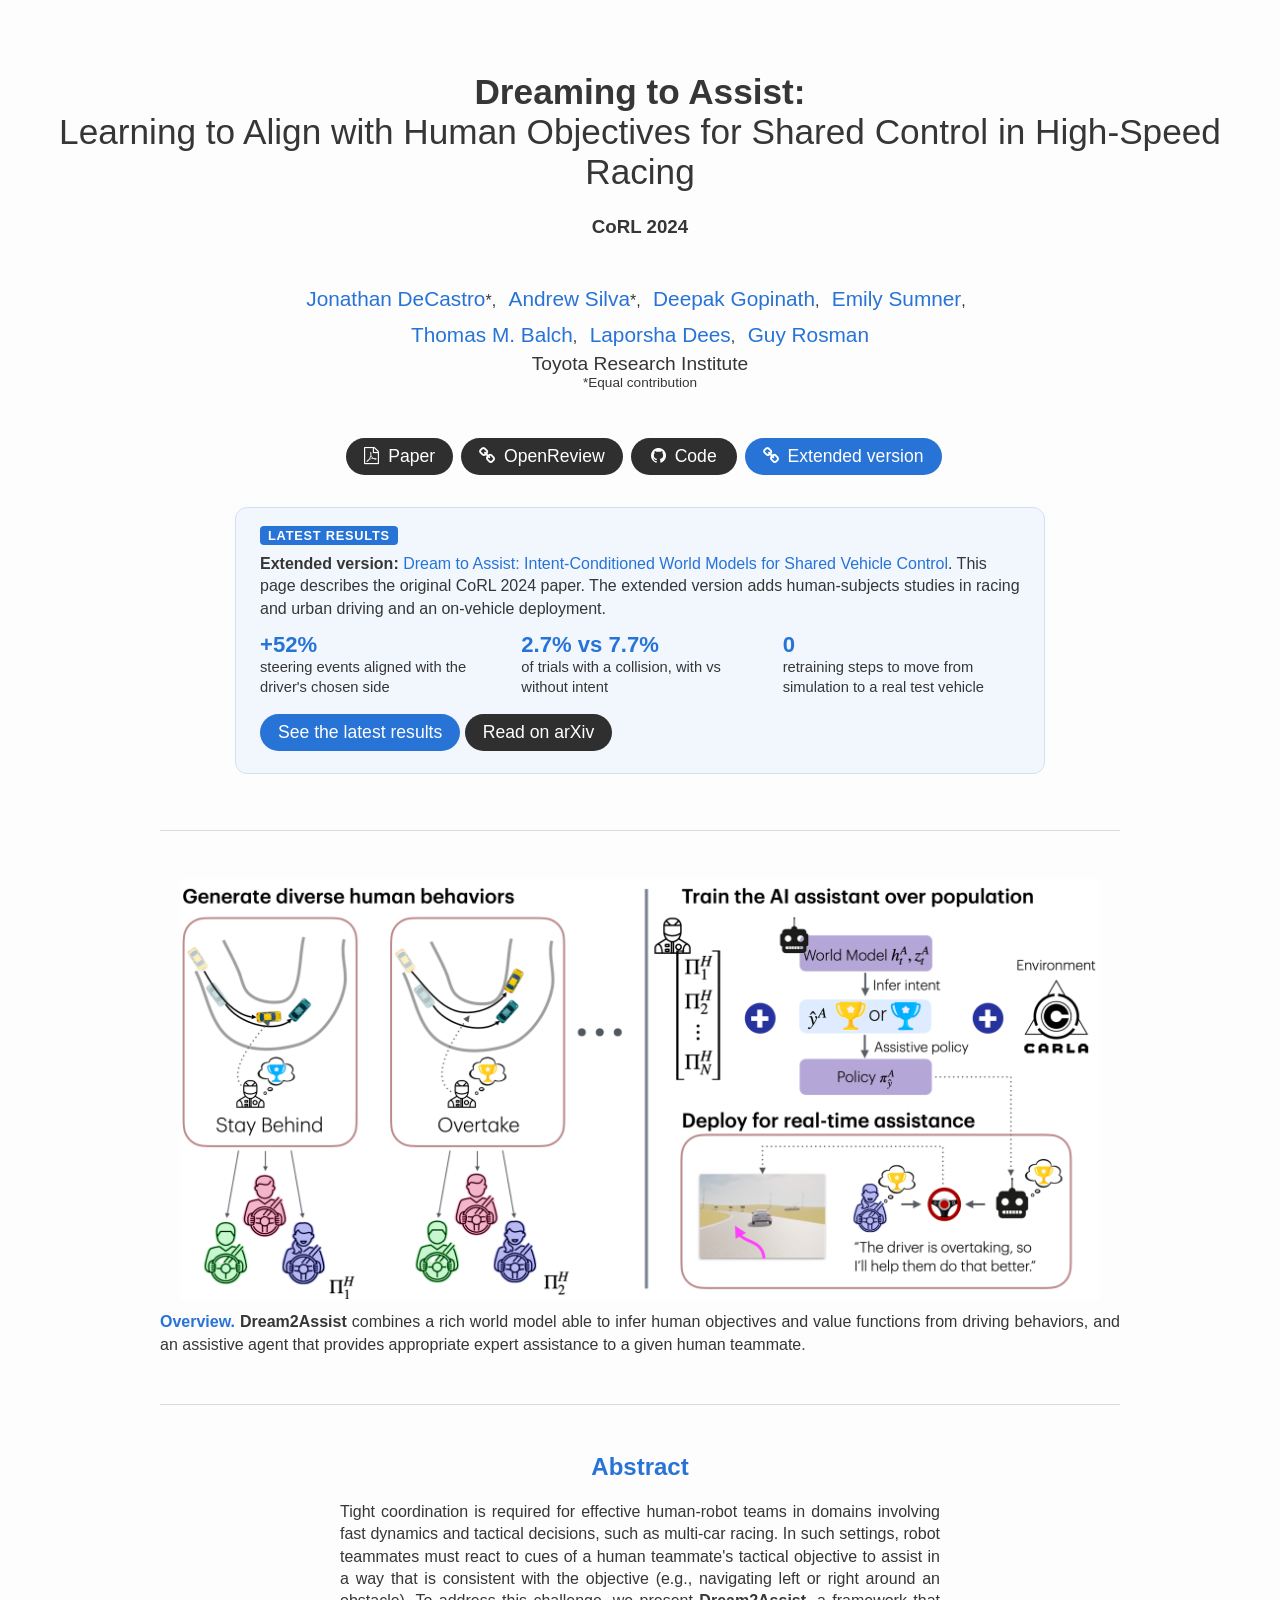
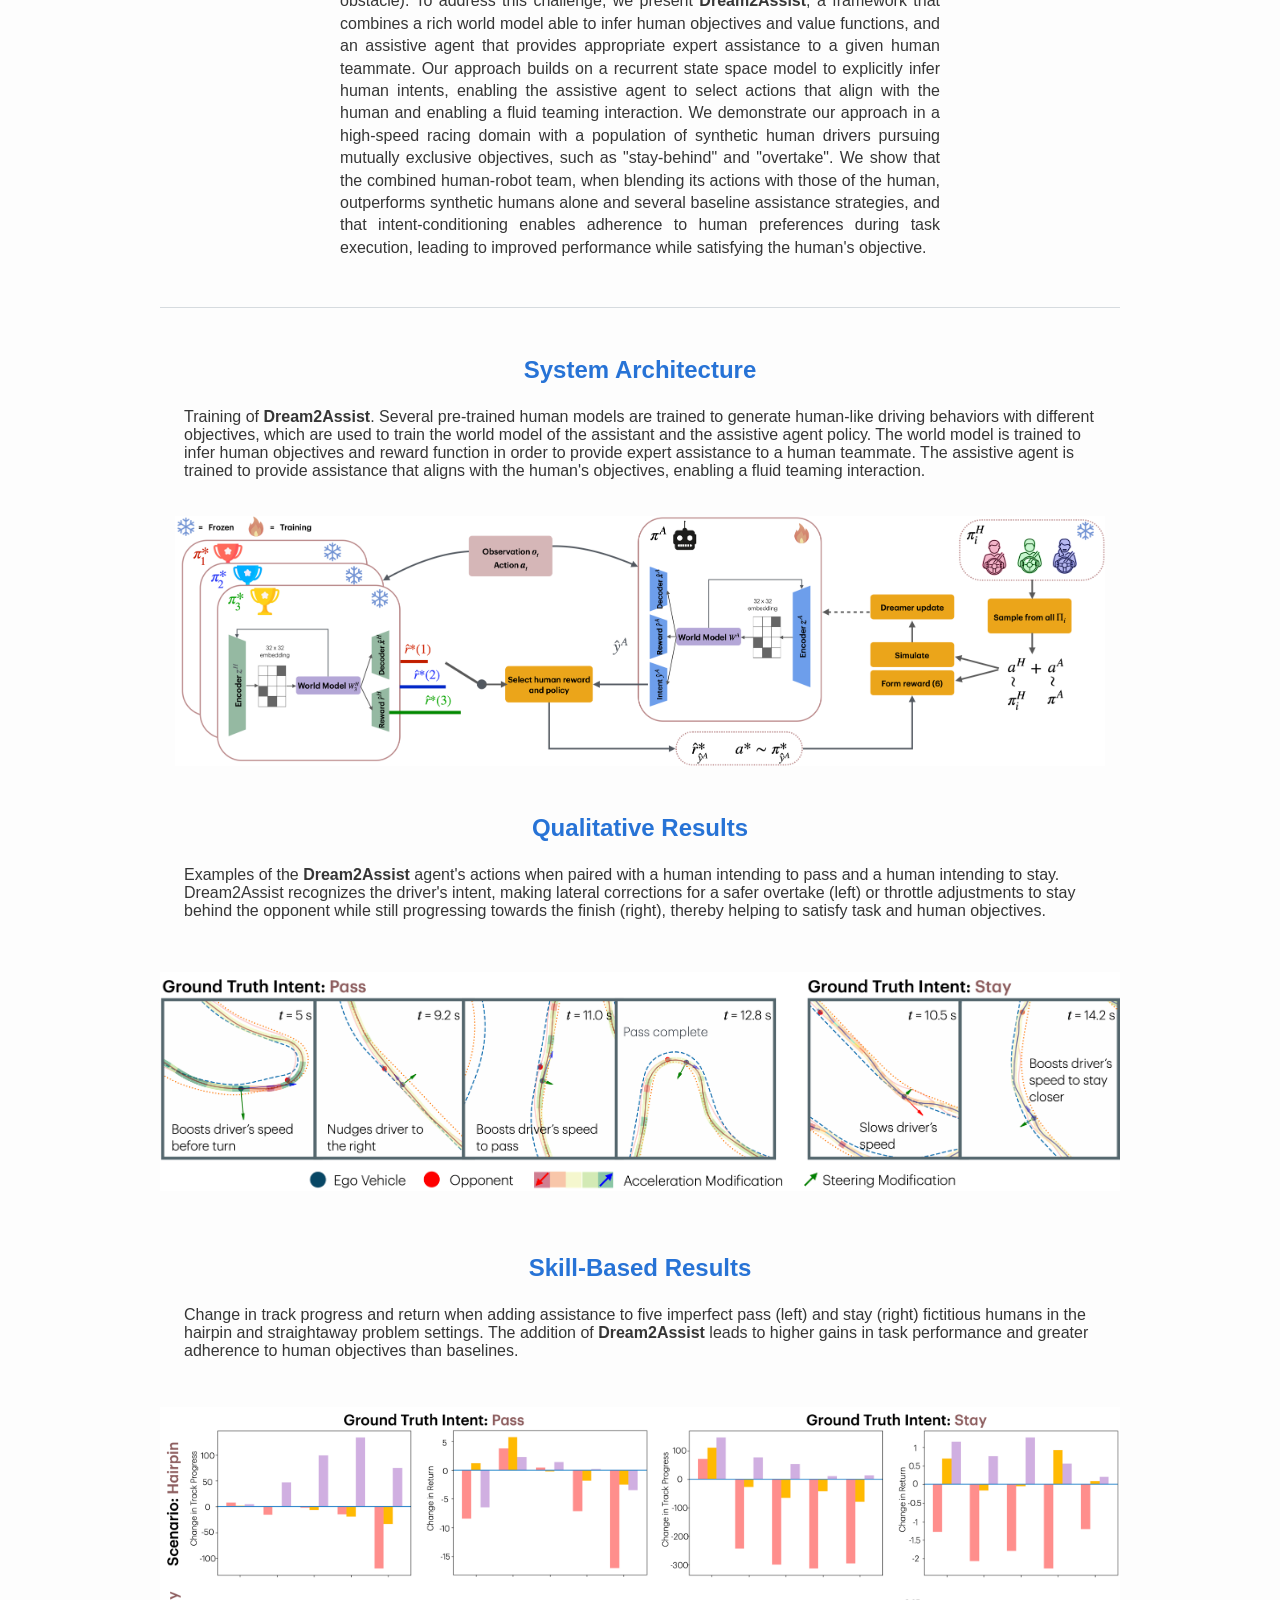
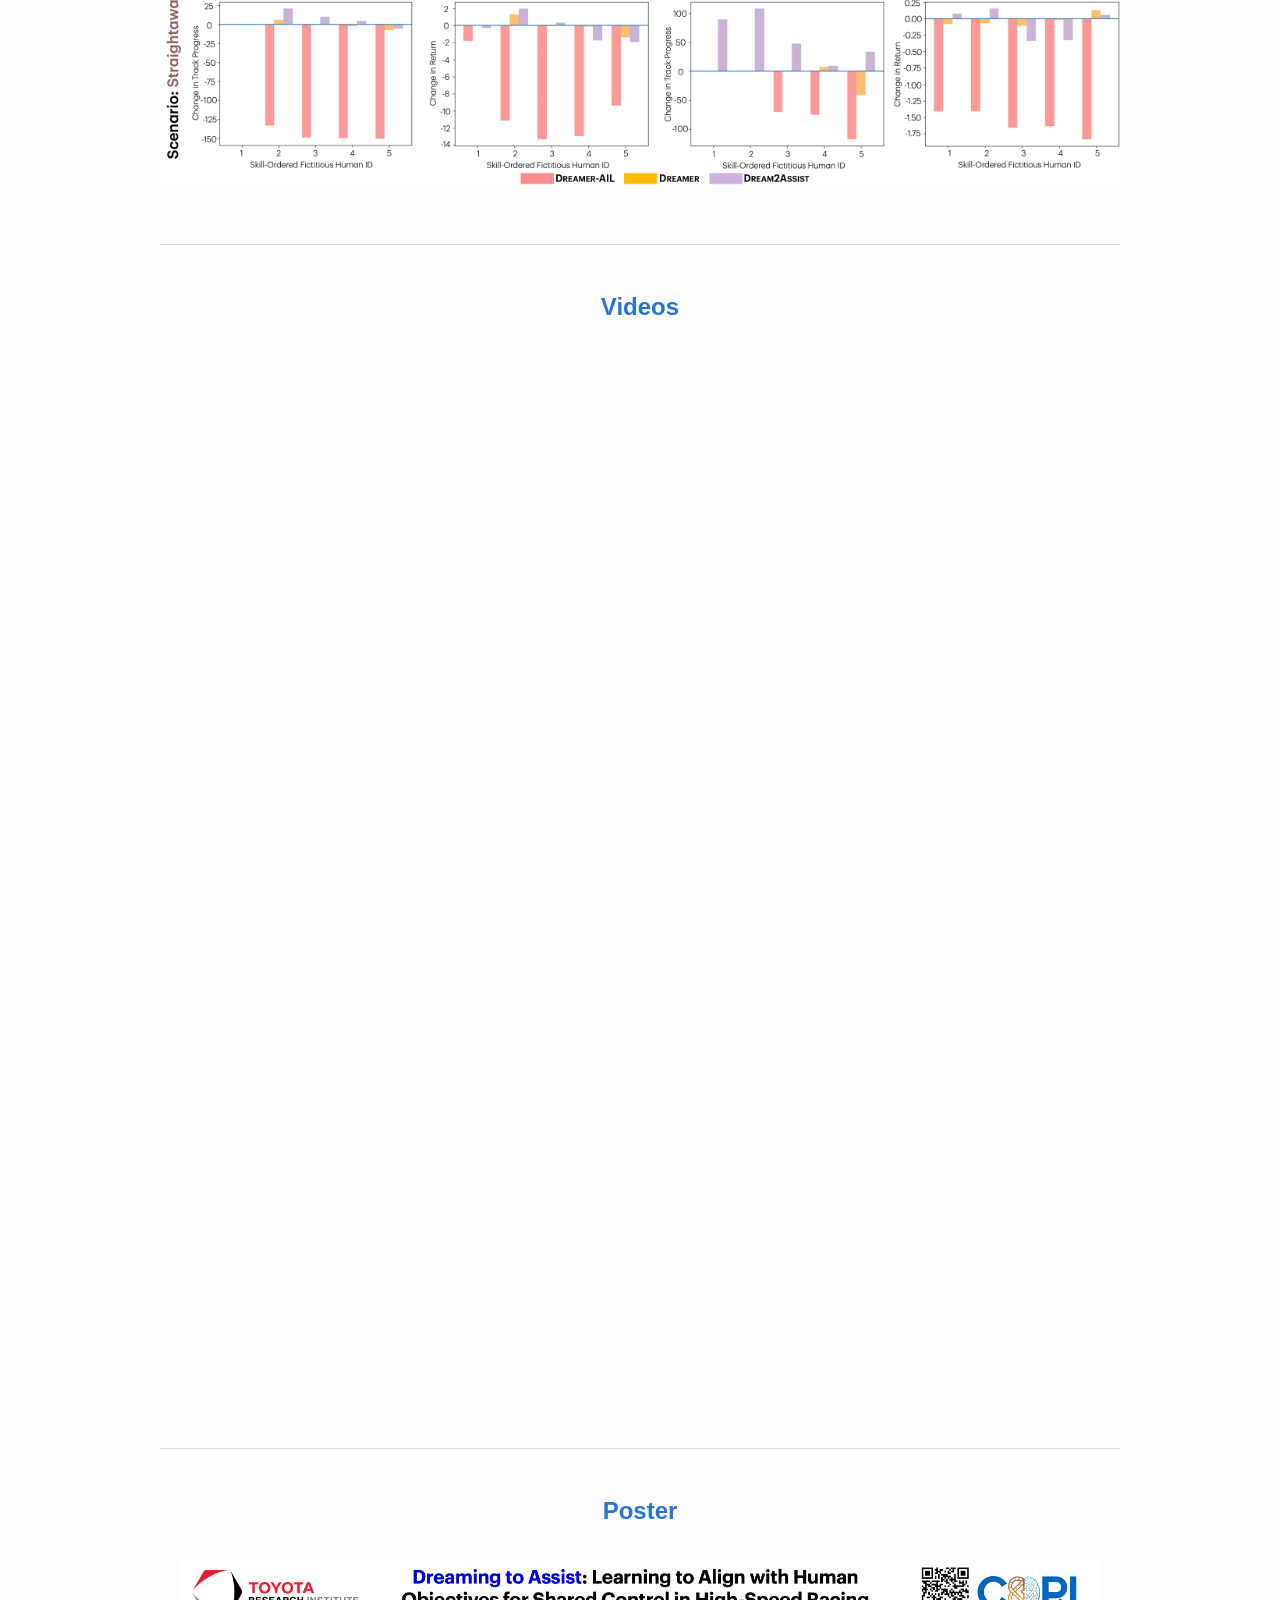
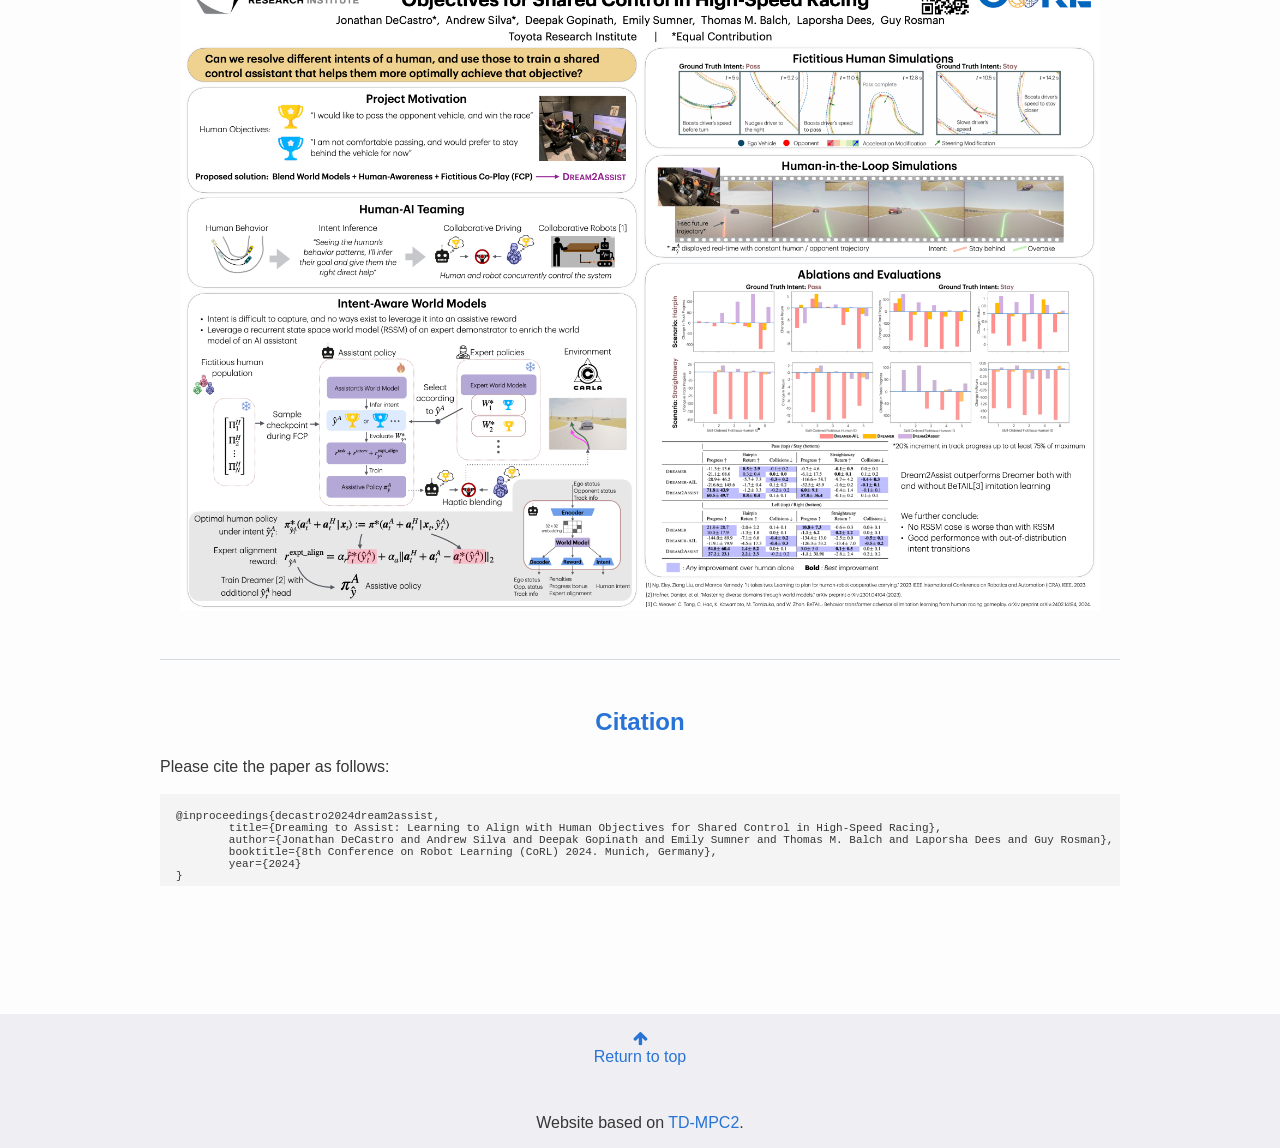
<file: index.html>
<!DOCTYPE html>
<html lang="en">
<head>
	<meta charset="utf-8">
	<meta name="viewport" content="width=device-width, initial-scale=1">
	<title>Dream2Assist</title>
	<meta property="og:title" content="Dream2Assist">
	<meta name="description" content="Dreaming to Assist: Learning to Align with Human Objectives for Shared Control in High-Speed Racing (CoRL 2024), with a link to the extended version.">
	<meta property="og:description" content="Dreaming to Assist: Learning to Align with Human Objectives for Shared Control in High-Speed Racing">
	<meta property="og:type" content="website">
	<meta property="og:url" content="https://dream2assist.github.io/">
	<meta property="og:image" content="https://dream2assist.github.io/figures/sdm_high_level.png">
	<meta name="twitter:card" content="summary_large_image">
	<link rel="stylesheet" href="style.css?v=2">
	<link rel="stylesheet" href="https://fonts.googleapis.com/css?family=Google+Sans|Noto+Sans|Castoro">
	<link rel="stylesheet" href="https://cdnjs.cloudflare.com/ajax/libs/font-awesome/4.7.0/css/font-awesome.min.css">
	<script type="text/javascript">
		function toggle(id) {
			var e = document.getElementById(id);
			if(e.style.display == 'block')
				e.style.display = 'none';
			else
				e.style.display = 'block';
		}
	</script>
</head>
<body>
<div class="header" id="top">
	<h1><span class="bold">Dreaming to Assist:</span><br/>Learning to Align with Human Objectives for Shared Control in High-Speed Racing</h1>
	<h3><a href="https://openreview.net/forum?id=adf3pO9baG" class="bold default-color">CoRL 2024</a></h3>
	<table class="authors">
		<tbody>
			<tr>
				<td>
					<h4>
						<a href="https://jadecastro.github.io" class="nobreak">Jonathan DeCastro</a>&ast;,&ensp;
						<a href="https://www.andrew-silva.com/" class="nobreak">Andrew Silva</a>&ast;,&ensp;
						<a href="https://scholar.google.com/citations?user=qqMpCwYAAAAJ&hl=en" class="nobreak">Deepak Gopinath</a>,&ensp;
						<a href="https://scholar.google.com/citations?user=tsjvcusAAAAJ&hl=en&oi=sra" class="nobreak">Emily Sumner</a>,&ensp;
						<a href="https://scholar.google.com/citations?user=pBbSdFQAAAAJ&hl=en&oi=sra" class="nobreak">Thomas M. Balch</a>,&ensp;
						<a class="nobreak">Laporsha Dees</a>,&ensp;
						<a href="https://scholar.google.com/citations?user=aQeTAr4AAAAJ&hl=en" class="nobreak">Guy Rosman</a><br/>
						<span class="authors-affiliation">Toyota Research Institute</span>
						<span class="authors-affiliation" style="font-size: 0.85em;">&ast;Equal contribution</span>
					</h4>
				</td>
			</tr>
		</tbody>
	</table>
	<div class="links">
		<a href="https://arxiv.org/abs/2410.10062" class="btn"><i class="fa">&#xf1c1;</i>&ensp;Paper</a><a href="https://openreview.net/forum?id=adf3pO9baG" class="btn"><i class="fa fa-link"></i>&ensp;OpenReview</a><a href="https://github.com/ToyotaResearchInstitute/dream2assist" class="btn"><i class="fa fa-github"></i>&ensp;Code</a><a href="extended/" class="btn btn-blue"><i class="fa fa-link"></i>&ensp;Extended version</a>
	</div>
	<div class="latest">
		<div class="latest-tag">Latest results</div>
		<p><span class="bold">Extended version:</span> <a href="extended/">Dream to Assist: Intent-Conditioned World Models for Shared Vehicle Control</a>. This page describes the original CoRL 2024 paper. The extended version adds human-subjects studies in racing and urban driving and an on-vehicle deployment.</p>
		<ul class="latest-stats">
			<li><span class="n">+52%</span> steering events aligned with the driver's chosen side</li>
			<li><span class="n">2.7% vs 7.7%</span> of trials with a collision, with vs without intent</li>
			<li><span class="n">0</span> retraining steps to move from simulation to a real test vehicle</li>
		</ul>
		<a href="extended/" class="btn btn-blue">See the latest results</a> <a href="https://arxiv.org/abs/2610.34650" class="btn">Read on arXiv</a>
	</div>
</div>
<div class="content">
	<div class="hr"></div>
	<div class="figure" role="img" aria-label="Overview of Dream2Assist: a world model that infers human objectives and an assistive agent that helps the human teammate" style="height: 420px; background-image: url(figures/sdm_high_level.png);"></div>
	<div style="margin: auto; margin-top: -24px;">
		<p>
			<span class="bold blue">Overview.</span> <span class="bold">Dream2Assist</span> combines a rich world model able to infer human objectives and value functions from driving behaviors, and an assistive agent that provides appropriate expert assistance to a given human teammate.
		</p>
	</div>
	<div class="hr"></div>
	<div>
		<h2>Abstract</h2>
		<p class="abstract">
			Tight coordination is required for effective human-robot teams in domains involving fast dynamics and tactical decisions, such as multi-car racing. In such settings, robot teammates must react to cues of a human teammate's tactical objective to assist in a way that is consistent with the objective (e.g., navigating left or right around an obstacle). To address this challenge, we present <span class="bold">Dream2Assist</span>, a framework that combines a rich world model able to infer human objectives and value functions, and an assistive agent that provides appropriate expert assistance to a given human teammate. Our approach builds on a recurrent state space model to explicitly infer human intents, enabling the assistive agent to select actions that align with the human and enabling a fluid teaming interaction. We demonstrate our approach in a high-speed racing domain with a population of synthetic human drivers pursuing mutually exclusive objectives, such as "stay-behind" and "overtake". We show that the combined human-robot team, when blending its actions with those of the human, outperforms synthetic humans alone and several baseline assistance strategies, and that intent-conditioning enables adherence to human preferences during task execution, leading to improved performance while satisfying the human's objective.
		</p>
	</div>
	<div class="hr"></div>
	<div>
		<h2>System Architecture</h2>
		<div class="figure-caption">
			Training of <span class="bold">Dream2Assist</span>. Several pre-trained human models are trained to generate human-like driving behaviors with different objectives, which are used to train the world model of the assistant and the assistive agent policy.  The world model is trained to infer human objectives and reward function in order to provide expert assistance to a human teammate. The assistive agent is trained to provide assistance that aligns with the human's objectives, enabling a fluid teaming interaction.
		</div>
		<div class="figure" role="img" aria-label="Training of Dream2Assist: pre-trained human models train the assistant world model and the assistive policy" style="height: 250px; background-image: url(figures/ai_update_horiz.png);"></div>
	</div>
	<div>
		<h2>Qualitative Results</h2>
		<div class="figure-caption">
			Examples of the <span class="bold">Dream2Assist</span> agent's actions when paired with a human intending to pass and a human intending to stay. Dream2Assist recognizes the driver's intent, making lateral corrections for a safer overtake (left) or throttle adjustments to stay behind the opponent while still progressing towards the finish (right), thereby helping to satisfy task and human objectives.
		</div>
		<div class="figure" role="img" aria-label="Examples of the assistant helping a human who intends to pass, and a human who intends to stay behind" style="height: 250px; background-image: url(figures/pass_stay_qualitative.png);"></div>
	</div>
	<div>
		<h2>Skill-Based Results</h2>
		<div class="figure-caption">
			Change in track progress and return when adding assistance to five imperfect pass (left) and stay (right) fictitious humans in the hairpin and straightaway problem settings. The addition of <span class="bold">Dream2Assist</span> leads to higher gains in task performance and greater adherence to human objectives than baselines.
		</div>
		<div class="figure" role="img" aria-label="Bar charts of change in track progress and return with assistance, for pass and stay humans on the hairpin and straightaway" style="height: 400px; background-image: url(figures/pass_stay_bars_straight_hairpin.png);"></div>
	</div>
	<div class="hr"></div>
	<div>
		<h2>Videos</h2>
		<div class="section" style=" text-align: left">
			<div class="body">
				<div class="video-container" style="position: relative; padding-top: 2%; margin: 0pt auto; text-align: center;">
		<iframe class="yt" src="https://www.youtube.com/embed/PVugoxqX5Co" title="Dream2Assist video 1" loading="lazy"
				frameborder="0" allow="accelerometer; autoplay; clipboard-write; encrypted-media; gyroscope; picture-in-picture"
				allowfullscreen></iframe>
				</div>
			</div>
		</div>
		<div class="section" style=" text-align: left">
			<div class="body">
				<div class="video-container" style="position: relative; padding-top: 2%; margin: 0pt auto; text-align: center;">
		<iframe class="yt" src="https://www.youtube.com/embed/IpjMIC4NtLU" title="Dream2Assist video 2" loading="lazy"
				frameborder="0" allow="accelerometer; autoplay; clipboard-write; encrypted-media; gyroscope; picture-in-picture"
				allowfullscreen></iframe>
				</div>
			</div>
		</div>
	</div>
	<div class="hr"></div>
	<div>
		<h2>Poster</h2>
		<div class="expandable-figure" role="img" aria-label="CoRL 2024 poster for Dream2Assist" style="height: 650px; background-image: url(figures/DeCastro_poster_CoRL.png);"></div>
	</div>
	<div class="hr"></div>
	<div style="padding-bottom: 64px; text-align: center;">
		<h2>Citation</h2>
		<p>
			Please cite the paper as follows:
		</p>
		<div id="bibtex-text" class="bibtexsection" onClick="window.getSelection().selectAllChildren(document.getElementById('bibtex-text'));">
@inproceedings{decastro2024dream2assist,
	title={Dreaming to Assist: Learning to Align with Human Objectives for Shared Control in High-Speed Racing}, 
	author={Jonathan DeCastro and Andrew Silva and Deepak Gopinath and Emily Sumner and Thomas M. Balch and Laporsha Dees and Guy Rosman},
	booktitle={8th Conference on Robot Learning (CoRL) 2024. Munich, Germany},
	year={2024}
} </div>
	</div>
</div>

<footer>
<a href="#top"><i class="fa fa-arrow-up"></i><br/>Return to top</a>
<div style="padding-top: 48px;">
	<span>Website based on <a href="https://www.tdmpc2.com/">TD-MPC2</a>.</span>
</div>
</footer>
</body>
</html>
</file>
<file: style.css>
body {background-color: #fdfdfd; color: rgb(54, 54, 54); margin: 0; font-size: 1em;}
h1, h2, h3, h4, h5 {text-align: center;}
h1 {margin-bottom: 24px; font-size: 2.2em;}
h2 {margin-top: 48px; font-weight: bold !important;}
h1, h2, h3, h4, h5, a, p, span, body {font-weight: normal; font-family: "Google Sans", sans-serif;}
.header {background-color: #fdfdfd; width: 100%; padding-top: 48px; padding-bottom: 8px;}
.header-menu {background-color: #efeff3; width: 100%; padding: 16px 0;}
.header-menu-content {max-width: 960px; margin: auto;}
.header-menu-item {display: inline-block; margin-left: 16px; margin-right: 16px; font-size: 1.2em;}
.links {width: 100%; margin: auto; text-align: center; padding-top: 8px;}
.links a {margin-left: 8px;}
.content {max-width: 960px; margin: auto; margin-top: 48px; margin-bottom: 64px;}
a, h2 {color: #2773d6; text-decoration: none;}
a:hover {color: #6da5fa;}
.nobreak {white-space: nowrap;}
.hr {width: 100%; height: 1px; margin: 48px 0; background-color: #d6dbdf;}
p {line-height: 1.4em; text-align: justify;}
.abstract {max-width: 600px; margin: auto;}
.math {font-family: "Computer Modern Sans", sans-serif; font-style: italic;}
sub, sup {line-height: 0;}
.figure {width: 100%; min-height: 120px; margin: 36px 0; background-repeat: no-repeat; background-position: center; background-size: contain;}
.expandable-figure {width: 100%; min-height: 120px; margin: 36px 0; background-repeat: no-repeat; background-position: center; background-size: contain;}
.expandable-figure:hover {
    color: #424242; 
    -webkit-transition: all .3s ease-in;
    -moz-transition: all .3s ease-in;
    -ms-transition: all .3s ease-in;
    -o-transition: all .3s ease-in;
    transition: all .3s ease-in;
    opacity: 1;
    transform: scale(1.5);
    -ms-transform: scale(1.5); /* IE 9 */
    -webkit-transform: scale(1.5); /* Safari and Chrome */
}
.figure-caption {margin: auto; max-width: 95%; margin-top: 24px; margin-bottom: 24px;}
.youtube-container {background-color: #000; margin-top: 32px;}
.youtube {display: block; margin: auto; width: 960px; padding-top: 20px; padding-bottom: 20px;}
.content-video {width: 100%; margin: 0; text-align: center;}
.content-video-container {width: 100%; max-width: 960px; margin: auto}
.content-video-frame {display: inline-block; width: 24.5%; text-align: center;}
.content-video-frame.medium {width: 30%;}
.content-video-frame.large {width: 36%;}
.content-video-frame.huge {width: 76%;}
.content-video-frame span {display: inline-block; margin-bottom: 12px; font-weight: bold; font-size: 1.2em;}
.hidden-content {display: none; background-color: #f3f3f6; border: 0; border-radius: 12px; margin-top: -18px; margin-bottom: 32px; padding-top: 50px; padding-bottom: 32px;}
.legend {display: inline-block; border: 1px solid #966565; padding: 8px; margin-top: 12px; text-align: center;}
.legend-item {display: inline-block; margin-left: 6px; margin-right: 6px; font-size: 12px;}
.legend-symbol {font-weight: bold; margin-right: 6px; font-size: 20px;}
.page {display: inline-block; width: 96px; height: 124px; border: 1px solid #bbb; margin: 2px; background-repeat: no-repeat; background-position: center; background-size: contain;}
table.authors {width: 100%; max-width: 700px; margin: auto; margin-bottom: 16px; text-align: center;}
table.authors a {padding: 6px 0; display: inline-block; font-weight: normal; font-size: 1.3em;}
table.authors .authors-affiliation {display: block; font-size: 1.2em;}
table.models {width: 100%; max-width: 800px; margin: auto; font-size: 1em; border-collapse: collapse;}
tr.models {background-color: #fff; border: 1px solid #eaeaea;}
tr.models td {padding: 6px 0; text-align: center;}
a.btn {display: inline-block; min-width: 70px; font-family: "Google Sans", sans-serif; background-color:  rgb(47, 47, 47); color: white; padding: 8px 18px; font-size: 1.1em; font-weight: normal; border-radius: 32px;}
a.btn:hover {background-color:  rgb(54, 54, 54);}
a.btn-disabled {background-color: rgb(174, 174, 174) !important; color: rgb(234, 234, 234) !important;}
a.btn-blue {background-color: #2773d6; color: white;}
a.btn-blue:hover {background-color: #6da5fa;}
.header-menu-item a.disabled {color: rgb(47, 47, 47) !important; pointer-events: none; text-decoration: underline;}
a.link-disabled {color: #ccc; pointer-events: none;}
.bibtexsection {padding: 4px 16px; font-family: "Courier", monospace; font-size: 11px; white-space: pre; background-color: #f4f4f4; text-align: left;}
.noselect {-webkit-touch-callout: none; -webkit-user-select: none; -khtml-user-select: none; -moz-user-select: none; -ms-user-select: none; user-select: none;}
.bold {font-weight: bold;}
.vbold {font-weight: bolder;}
.italic {font-style: italic;}
.underline {text-decoration: underline;}
.blue {color: #2773d6;}
.highlight {font-weight: bolder; font-style: italic; color: #2773d6;}
.spotlight {color: #ff9900;}
.default-color {color: rgb(54, 54, 54) !important;}
footer {background-color: #efeff3; width: 100%; margin-top: 32px; padding-top: 16px; padding-bottom: 16px; text-align: center;}

/* latest-results card */
.latest {max-width: 760px; margin: 32px auto 0; padding: 18px 24px 22px; border: 1px solid #cfe0f7; background: #f2f7fe; border-radius: 12px; text-align: left;}
.latest-tag {display: inline-block; font-size: 0.8em; font-weight: bold; letter-spacing: 0.06em; text-transform: uppercase; color: #fff; background: #2773d6; border-radius: 4px; padding: 2px 8px; margin-bottom: 8px;}
.latest p {margin: 0 0 12px 0; text-align: left;}
.latest-stats {list-style: none; margin: 0 0 16px 0; padding: 0; display: flex; flex-wrap: wrap; gap: 8px 24px;}
.latest-stats li {flex: 1 1 200px; font-size: 0.92em; line-height: 1.35em;}
.latest-stats .n {display: block; font-size: 1.5em; font-weight: bold; color: #2773d6; line-height: 1.2em;}
.latest .btn {margin: 0;}

/* responsive embeds and small screens */
iframe.yt {width: 100%; max-width: 900px; height: auto; aspect-ratio: 16 / 9; border: 0;}
@media (max-width: 1000px) {
  .content {padding-left: 16px; padding-right: 16px; box-sizing: border-box;}
  .header {padding-left: 16px; padding-right: 16px; box-sizing: border-box;}
}
@media (max-width: 640px) {
  h1 {font-size: 1.6em;}
  .links a {display: inline-block; margin: 4px;}
  .figure {margin: 20px 0; height: 210px !important;}
  .expandable-figure:hover {transform: none;}
}
.bibtexsection {overflow-x: auto;}
@media (max-width: 640px) {
  p {text-align: left;}
  .figure-caption {line-height: 1.4em; max-width: 100%;}
}
</file>
